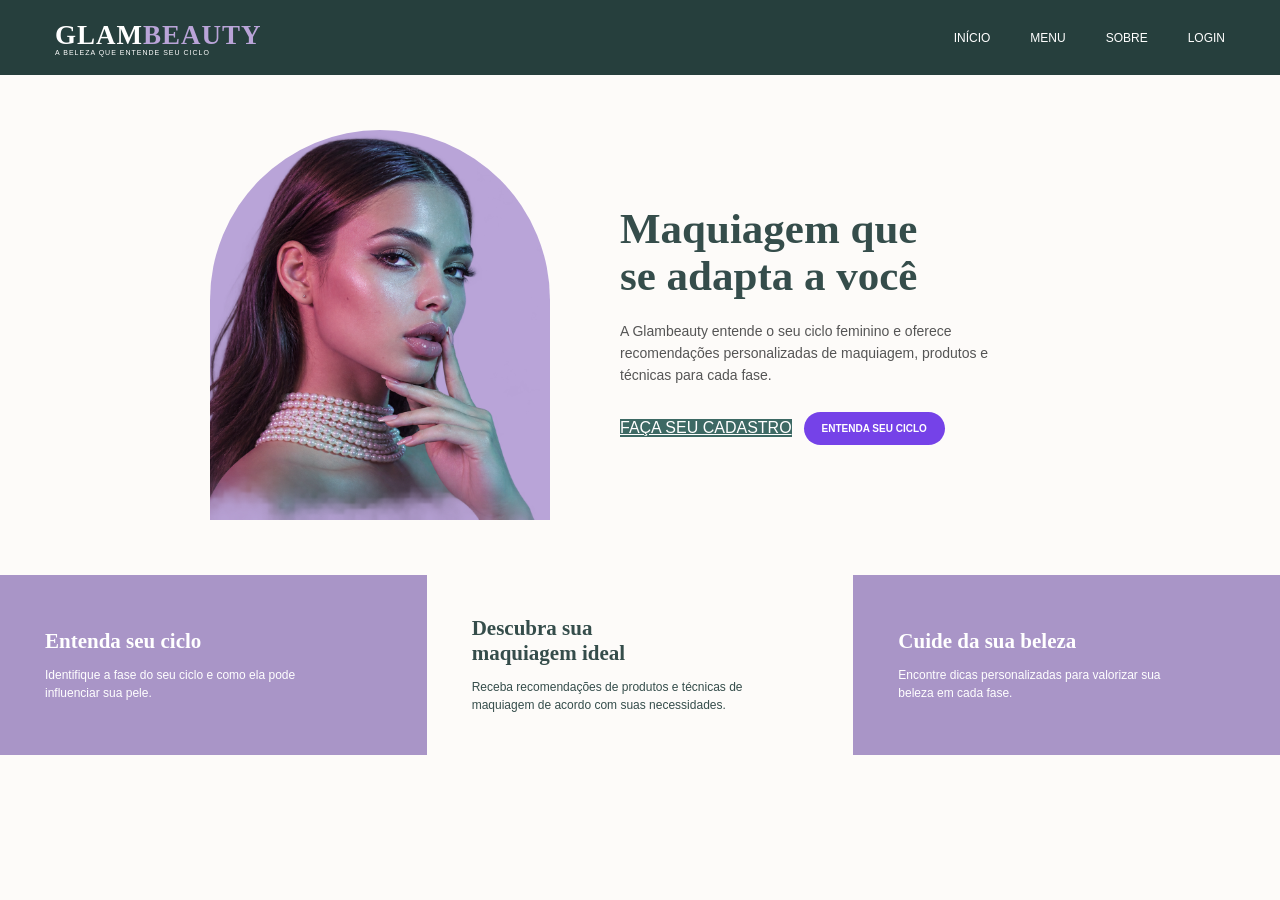
<file: index.html>
<!DOCTYPE html>
<html lang="pt-br">

<head>

    <meta charset="UTF-8">

    <meta name="viewport" content="width=device-width, initial-scale=1.0">

    <title>GlamBeauty</title>

    <link rel="stylesheet" href="../css/index.css">

</head>

<body>


    <nav>

        <div class="logo">

            <h1>GLAM<span>BEAUTY</span></h1>

            <p>A BELEZA QUE ENTENDE SEU CICLO</p>

        </div>


        <div class="links">

            <a href="index.html">INÍCIO</a>

            <a href="menu.html">MENU</a>

            <a href="sobre.html">SOBRE</a>

            <a href="login.html">LOGIN</a>

        </div>

    </nav>



    <section class="inicio">

        <div class="imagem">

            <img src="../img/foto-modelo-glambeauty.png" alt="Mulher usando maquiagem">

        </div>


        <div class="texto">

            <h2>
                Maquiagem que
                <br>
                se adapta a você
            </h2>

            <p>
                A Glambeauty entende o seu ciclo feminino
                e oferece recomendações personalizadas
                de maquiagem, produtos e técnicas para
                cada fase.
            </p>


<div class="botoes">

    <a href="cadastro.html" class="botao-principal">
        FAÇA SEU CADASTRO
    </a>

    <a href="entenda.html" class="botao-ciclo">
        ENTENDA SEU CICLO
    </a>

</div>
        </div>

    </section>



    <section class="cards">


        <div class="card roxo">

            <h2>Entenda seu ciclo</h2>

            <p>
                Identifique a fase do seu ciclo e como ela
                pode influenciar sua pele.
            </p>

        </div>


        <div class="card branco">

            <h2>
                Descubra sua
                <br>
                maquiagem ideal
            </h2>

            <p>
                Receba recomendações de produtos e técnicas
                de maquiagem de acordo com suas necessidades.
            </p>

        </div>


        <div class="card roxo">

            <h2>Cuide da sua beleza</h2>

            <p>
                Encontre dicas personalizadas para valorizar
                sua beleza em cada fase.
            </p>

        </div>


    </section>


</body>

</html>
</file>
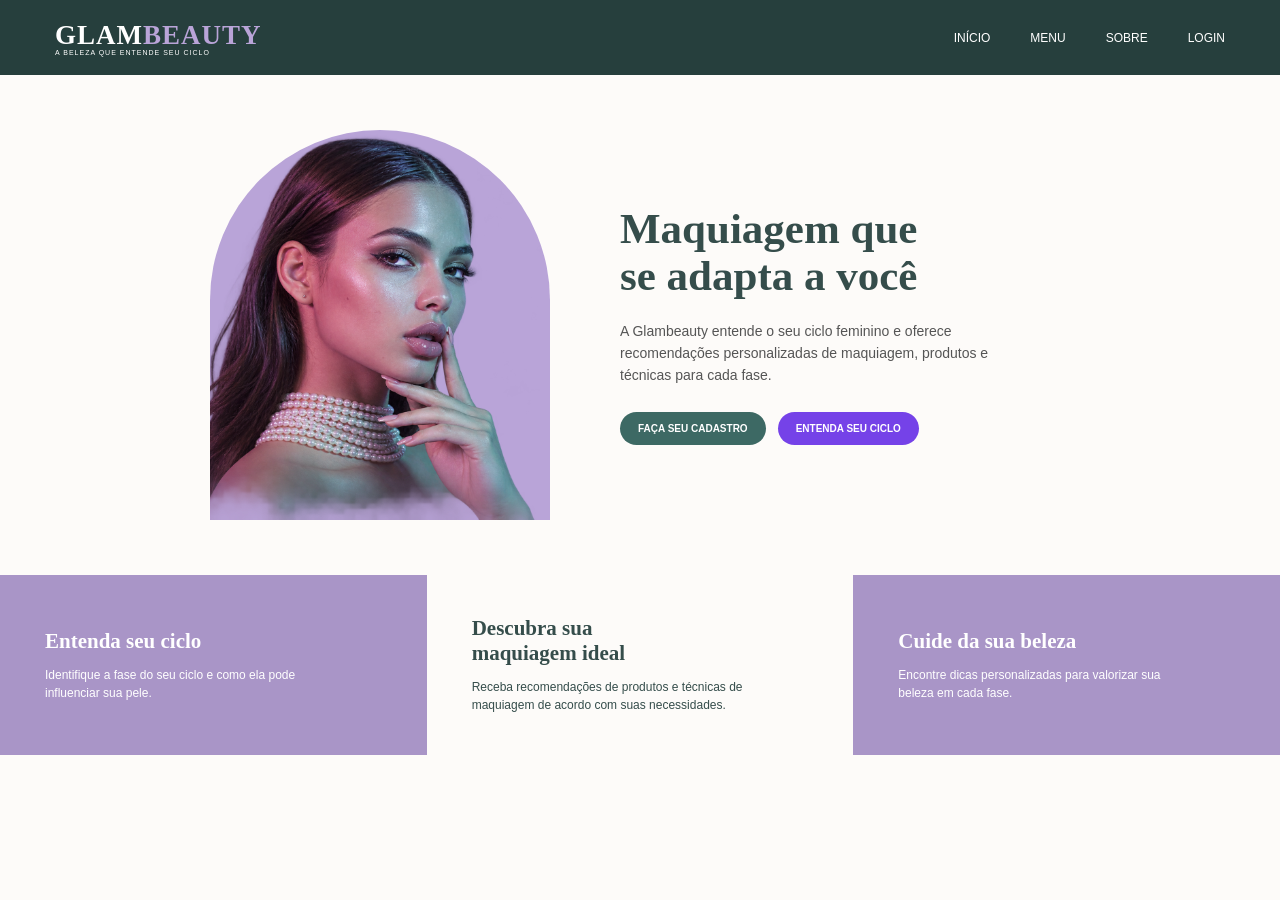
<file: html/index.html>
<!DOCTYPE html>
<html lang="pt-br">

<head>

    <meta charset="UTF-8">

    <meta name="viewport" content="width=device-width, initial-scale=1.0">

    <title>GlamBeauty</title>

    <link rel="stylesheet" href="../css/index.css">

</head>

<body>


    <nav>

        <div class="logo">

            <h1>GLAM<span>BEAUTY</span></h1>

            <p>A BELEZA QUE ENTENDE SEU CICLO</p>

        </div>


        <div class="links">

            <a href="index.html">INÍCIO</a>

            <a href="menu.html">MENU</a>

            <a href="sobre.html">SOBRE</a>

            <a href="login.html">LOGIN</a>

        </div>

    </nav>



    <section class="inicio">

        <div class="imagem">

            <img src="../img/foto-modelo-glambeauty.png" alt="Mulher usando maquiagem">

        </div>


        <div class="texto">

            <h2>
                Maquiagem que
                <br>
                se adapta a você
            </h2>

            <p>
                A Glambeauty entende o seu ciclo feminino
                e oferece recomendações personalizadas
                de maquiagem, produtos e técnicas para
                cada fase.
            </p>


            <div class="botoes">

                <button class="botao-principal">
                    FAÇA SEU CADASTRO
                </button>

               <a href="entenda.html" class="botao-ciclo">ENTENDA SEU CICLO</a>

            </div>

        </div>

    </section>



    <section class="cards">


        <div class="card roxo">

            <h2>Entenda seu ciclo</h2>

            <p>
                Identifique a fase do seu ciclo e como ela
                pode influenciar sua pele.
            </p>

        </div>


        <div class="card branco">

            <h2>
                Descubra sua
                <br>
                maquiagem ideal
            </h2>

            <p>
                Receba recomendações de produtos e técnicas
                de maquiagem de acordo com suas necessidades.
            </p>

        </div>


        <div class="card roxo">

            <h2>Cuide da sua beleza</h2>

            <p>
                Encontre dicas personalizadas para valorizar
                sua beleza em cada fase.
            </p>

        </div>


    </section>


</body>

</html>
</file>
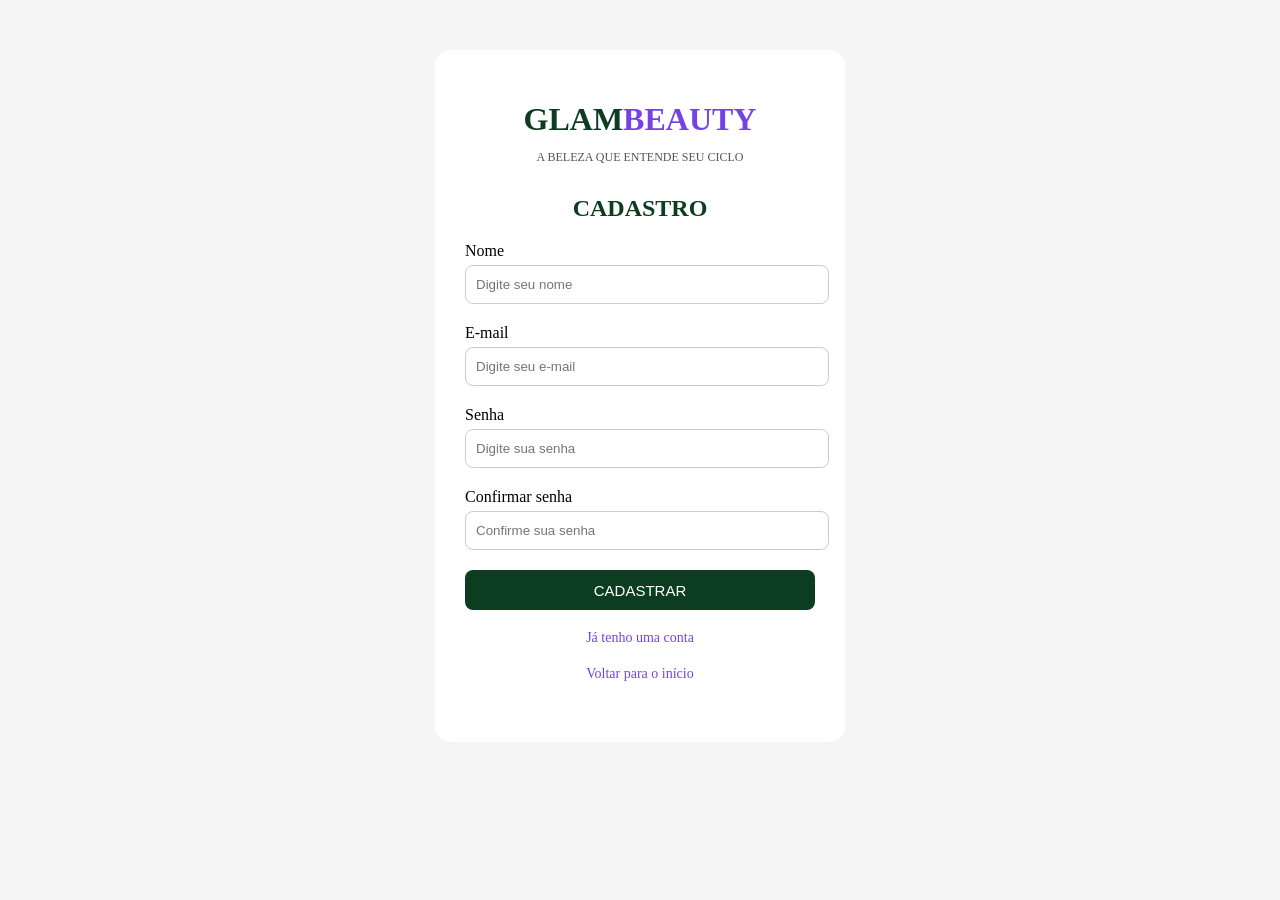
<file: cadastro.html>
<!DOCTYPE html>
<html lang="pt-br">

<head>
    <meta charset="UTF-8">
    <meta name="viewport" content="width=device-width, initial-scale=1.0">
    <title>Cadastro - GlamBeauty</title>
    <link rel="stylesheet" href="../css/cadastro.css">
</head>

<body>

    <div class="login">

        <h1>GLAM<span>BEAUTY</span></h1>

        <p>A BELEZA QUE ENTENDE SEU CICLO</p>

        <h2>CADASTRO</h2>

        <form id="formCadastro">

            <label for="nome">Nome</label>
            <input type="text" id="nome" placeholder="Digite seu nome" required>

            <label for="email">E-mail</label>
            <input type="email" id="email" placeholder="Digite seu e-mail" required>

            <label for="senha">Senha</label>
            <input type="password" id="senha" placeholder="Digite sua senha" required>

            <label for="confirmarSenha">Confirmar senha</label>
            <input type="password" id="confirmarSenha" placeholder="Confirme sua senha" required>

            <button type="submit">CADASTRAR</button>

        </form>

        <a href="login.html">Já tenho uma conta</a>

        <a href="index.html">Voltar para o início</a>

        <p id="mensagem"></p>

    </div>

    <script>
        document.getElementById("formCadastro").addEventListener("submit", function(event) {

            event.preventDefault();

            var senha = document.getElementById("senha").value;
            var confirmarSenha = document.getElementById("confirmarSenha").value;
            var mensagem = document.getElementById("mensagem");

            if (senha !== confirmarSenha) {
                mensagem.textContent = "As senhas não são iguais.";
                return;
            }

            mensagem.textContent = "Cadastro preenchido com sucesso!";

        });
    </script>

</body>

</html>
</file>
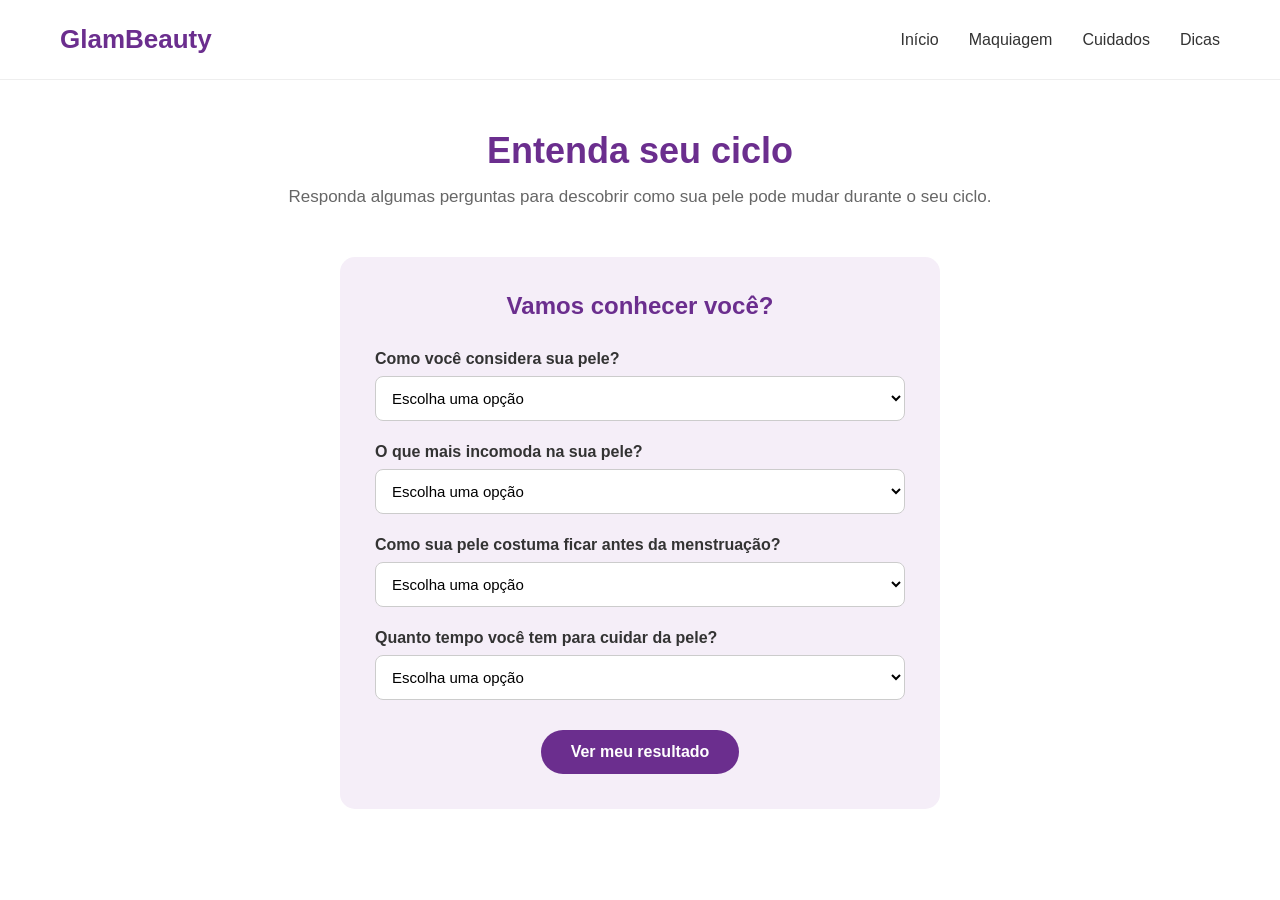
<file: entenda.html>
<!DOCTYPE html>
<html lang="pt-br">

<head>
    <meta charset="UTF-8">
    <meta name="viewport" content="width=device-width, initial-scale=1.0">

    <title>GlamBeauty - Entenda seu ciclo</title>

    <link rel="stylesheet" href="../css/entenda.css">
</head>

<body>

    <header>

        <div class="logo">
            GlamBeauty
        </div>

        <nav>
            <a href="index.html">Início</a>
            <a href="maquiagem.html">Maquiagem</a>
            <a href="cuidados.html">Cuidados</a>
            <a href="dicas.html">Dicas</a>
        </nav>

    </header>


    <main>

        <section class="introducao">

            <h1>Entenda seu ciclo</h1>

            <p>
                Responda algumas perguntas para descobrir como
                sua pele pode mudar durante o seu ciclo.
            </p>

        </section>


        <section class="questionario">

            <h2>Vamos conhecer você?</h2>

            <div class="pergunta">

                <label>Como você considera sua pele?</label>

              <select id="pele">
    <option>Escolha uma opção</option>
    <option>Oleosa</option>
    <option>Seca</option>
    <option>Mista</option>
    <option>Normal</option>
</select>

            </div>


            <div class="pergunta">

                <label>O que mais incomoda na sua pele?</label>

                <select id="incomodo">
    <option>Escolha uma opção</option>
    <option>Oleosidade</option>
    <option>Espinhas</option>
    <option>Ressecamento</option>
    <option>Poros</option>
    <option>Nada específico</option>
</select>

            </div>


            <div class="pergunta">

                <label>Como sua pele costuma ficar antes da menstruação?</label>

               <select id="ciclo">
    <option>Escolha uma opção</option>
    <option>Mais oleosa</option>
    <option>Mais seca</option>
    <option>Aparecem espinhas</option>
    <option>Não percebo mudanças</option>
</select>

            </div>


            <div class="pergunta">

                <label>Quanto tempo você tem para cuidar da pele?</label>

                <select id="tempo">
    <option>Escolha uma opção</option>
    <option>5 minutos</option>
    <option>10 minutos</option>
    <option>15 minutos</option>
    <option>Mais de 15 minutos</option>
</select>

            </div>


            <button onclick="mostrarResultado()">Ver meu resultado</button>
<div id="resultado" class="resultado"></div>
        </section>

    </main>
<script src="../js/entenda.js"></script>
</body>

</html>
</file>
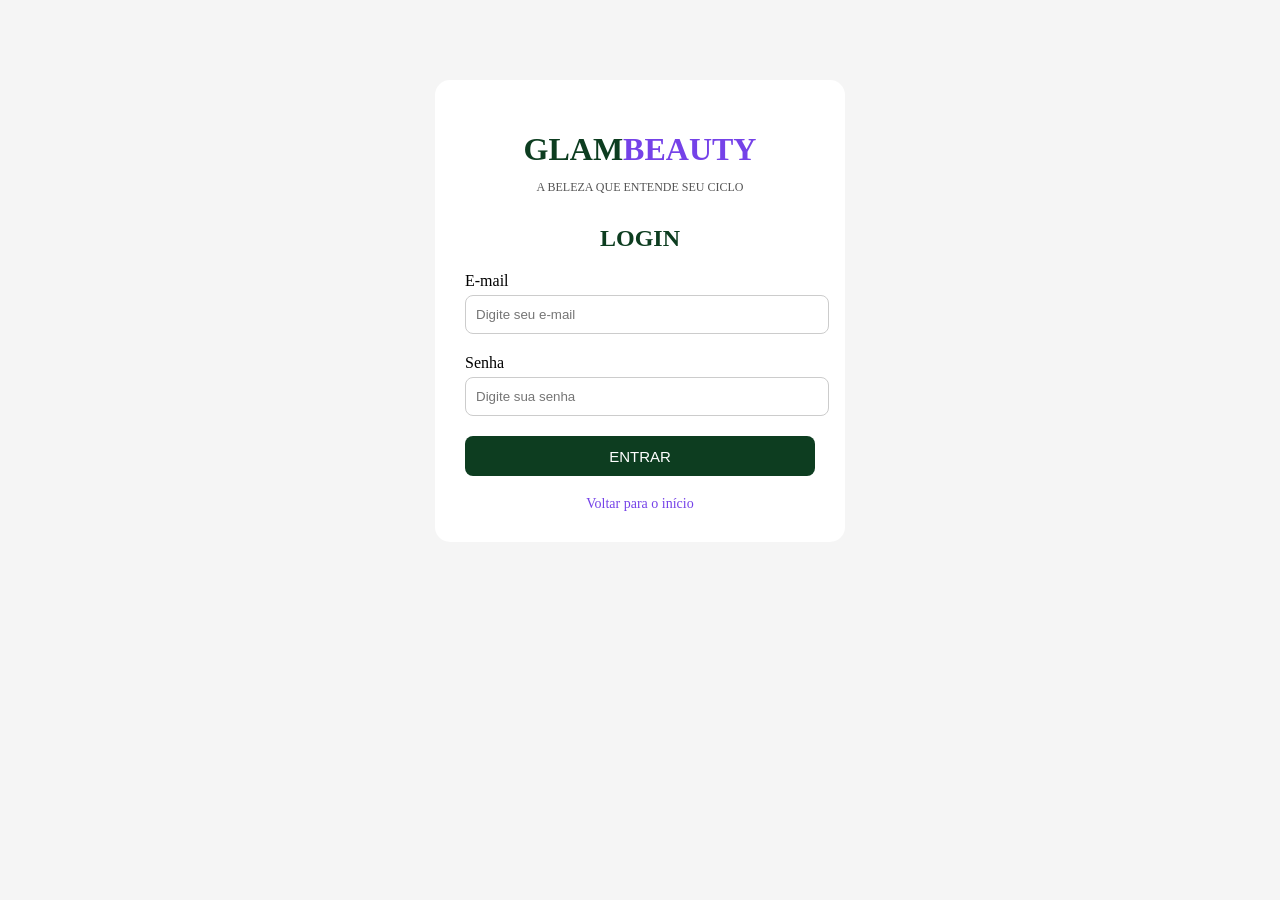
<file: login.html>
<!DOCTYPE html>
<html lang="pt-br">

<head>

    <meta charset="UTF-8">

    <title>Login - GlamBeauty</title>

    <link rel="stylesheet" href="../css/login.css">

</head>

<body>

    <div class="login">

        <h1>GLAM<span>BEAUTY</span></h1>

        <p>A BELEZA QUE ENTENDE SEU CICLO</p>

        <h2>LOGIN</h2>


        <label>E-mail</label>

        <input
            type="email"
            placeholder="Digite seu e-mail"
        >


        <label>Senha</label>

        <input
            type="password"
            placeholder="Digite sua senha"
        >


        <button>ENTRAR</button>


        <a href="index.html">
            Voltar para o início
        </a>

    </div>

</body>

</html>
</file>
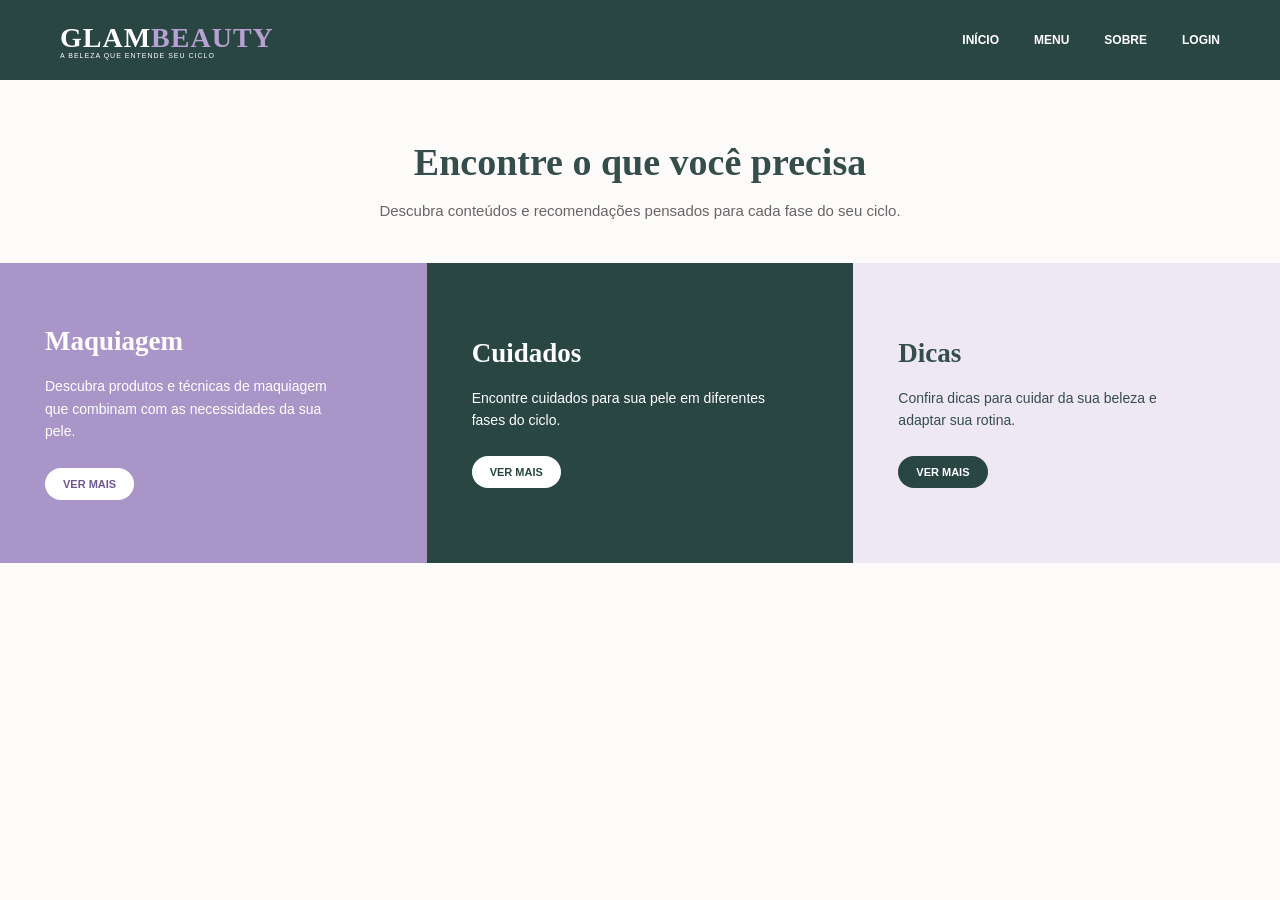
<file: menu.html>
<!DOCTYPE html>
<html lang="pt-br">

<head>

    <meta charset="UTF-8">

    <meta name="viewport" content="width=device-width, initial-scale=1.0">

    <title>Menu - GlamBeauty</title>

    <link rel="stylesheet" href="../css/menu.css">

</head>

<body>


    <nav>

        <div class="logo">

            <h1>GLAM<span>BEAUTY</span></h1>

            <p>A BELEZA QUE ENTENDE SEU CICLO</p>

        </div>


        <div class="links">

            <a href="index.html">INÍCIO</a>

            <a href="menu.html">MENU</a>

            <a href="sobre.html">SOBRE</a>

            <a href="login.html">LOGIN</a>

        </div>

    </nav>



    <section class="titulo">

        <h2>Encontre o que você precisa</h2>

        <p>
            Descubra conteúdos e recomendações
            pensados para cada fase do seu ciclo.
        </p>

    </section>



    <section class="opcoes">

        <div class="opcao roxo">

            <h2>Maquiagem</h2>

            <p>
                Descubra produtos e técnicas de maquiagem
                que combinam com as necessidades da sua pele.
            </p>

            <a href="#">VER MAIS</a>

        </div>


        <div class="opcao verde">

            <h2>Cuidados</h2>

            <p>
                Encontre cuidados para sua pele
                em diferentes fases do ciclo.
            </p>

            <a href="#">VER MAIS</a>

        </div>


        <div class="opcao claro">

            <h2>Dicas</h2>

            <p>
                Confira dicas para cuidar da sua beleza
                e adaptar sua rotina.
            </p>

            <a href="#">VER MAIS</a>

        </div>

    </section>


</body>

</html>
</file>
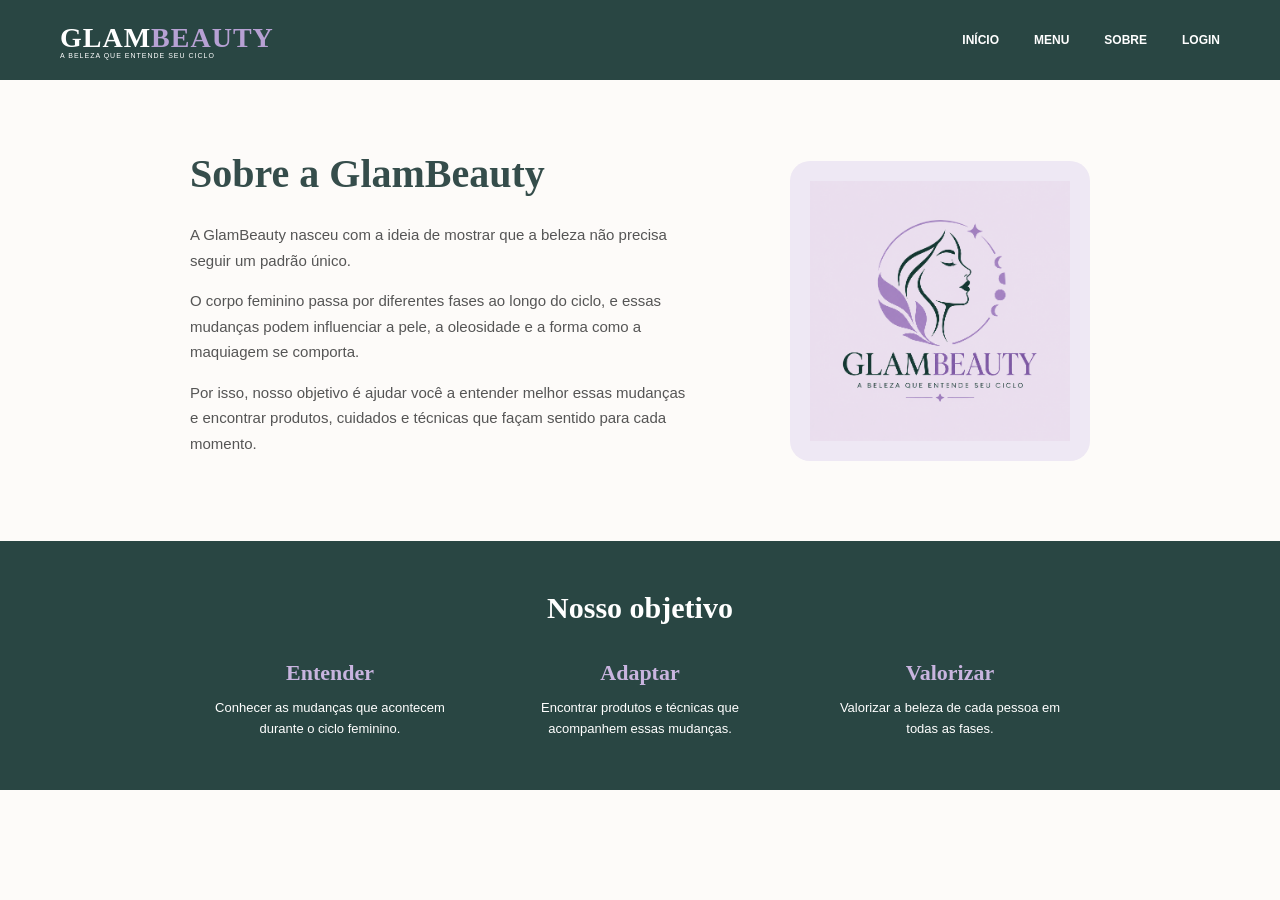
<file: sobre.html>
<!DOCTYPE html>
<html lang="pt-br">

<head>

    <meta charset="UTF-8">

    <meta name="viewport" content="width=device-width, initial-scale=1.0">

    <title>Sobre - GlamBeauty</title>

    <link rel="stylesheet" href="../css/sobre.css">

</head>

<body>


    <nav>

        <div class="logo">

            <h1>GLAM<span>BEAUTY</span></h1>

            <p>A BELEZA QUE ENTENDE SEU CICLO</p>

        </div>


        <div class="links">

            <a href="index.html">INÍCIO</a>

            <a href="menu.html">MENU</a>

            <a href="sobre.html">SOBRE</a>

            <a href="login.html">LOGIN</a>

        </div>

    </nav>



    <section class="sobre">

        <div class="texto">

            <h2>Sobre a GlamBeauty</h2>

            <p>
                A GlamBeauty nasceu com a ideia de mostrar que a beleza
                não precisa seguir um padrão único.
            </p>

            <p>
                O corpo feminino passa por diferentes fases ao longo
                do ciclo, e essas mudanças podem influenciar a pele,
                a oleosidade e a forma como a maquiagem se comporta.
            </p>

            <p>
                Por isso, nosso objetivo é ajudar você a entender
                melhor essas mudanças e encontrar produtos, cuidados
                e técnicas que façam sentido para cada momento.
            </p>

        </div>


       <div class="destaque">

    <img src="../img/logo-glambeauty.png" alt="Logo GlamBeauty">

</div>

    </section>



    <section class="objetivo">

        <h2>Nosso objetivo</h2>

        <div class="objetivos">

            <div>
                <h3>Entender</h3>

                <p>
                    Conhecer as mudanças que acontecem
                    durante o ciclo feminino.
                </p>
            </div>


            <div>
                <h3>Adaptar</h3>

                <p>
                    Encontrar produtos e técnicas que
                    acompanhem essas mudanças.
                </p>
            </div>


            <div>
                <h3>Valorizar</h3>

                <p>
                    Valorizar a beleza de cada pessoa
                    em todas as fases.
                </p>
            </div>

        </div>

    </section>


</body>

</html>
</file>
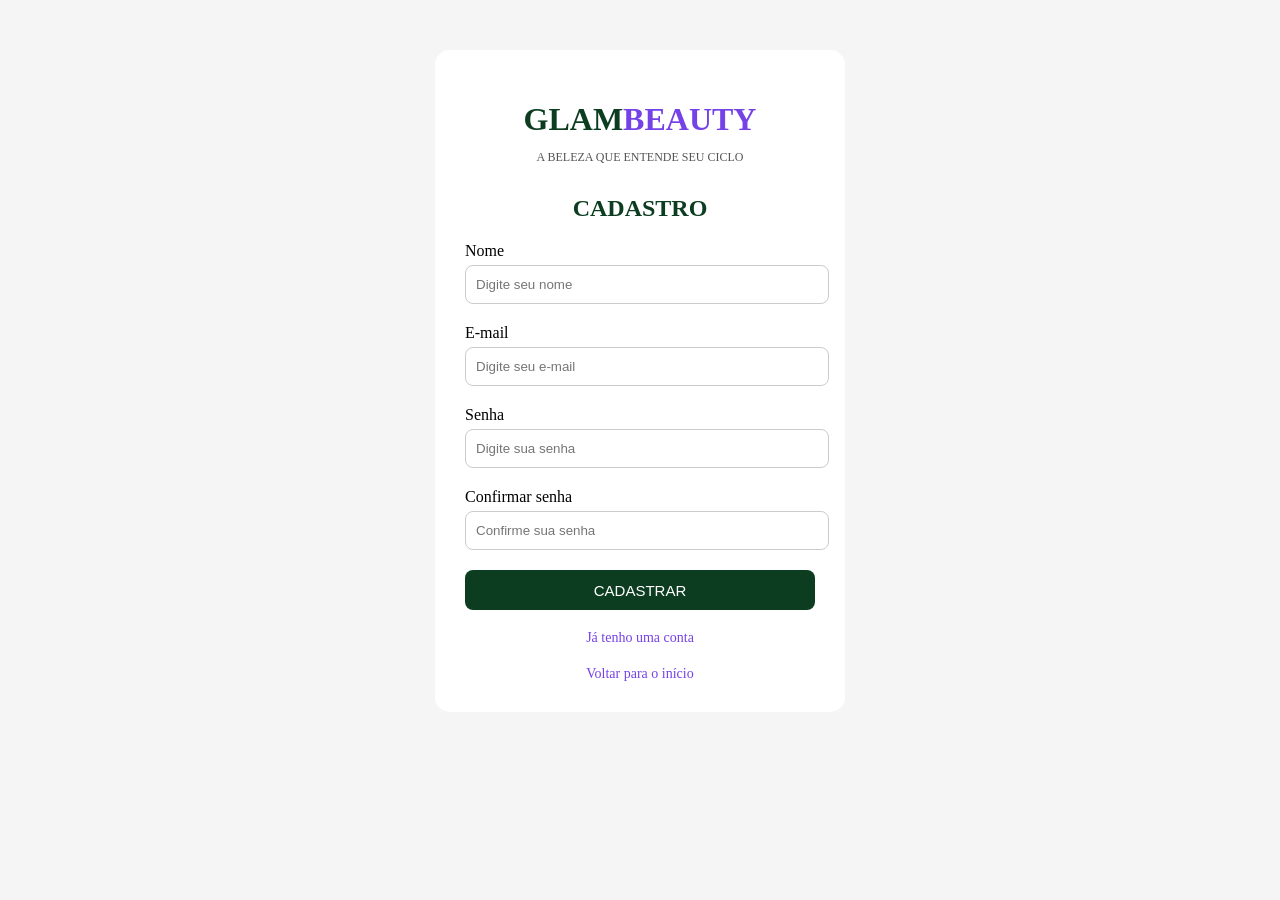
<file: html/cadastro.html>
<!DOCTYPE html>
<html lang="pt-br">

<head>

    <meta charset="UTF-8">

    <title>Cadastro - GlamBeauty</title>

    <link rel="stylesheet" href="../css/cadastro.css">

</head>

<body>

    <div class="login">

        <h1>GLAM<span>BEAUTY</span></h1>

        <p>A BELEZA QUE ENTENDE SEU CICLO</p>

        <h2>CADASTRO</h2>


        <label>Nome</label>

        <input
            type="text"
            placeholder="Digite seu nome"
        >


        <label>E-mail</label>

        <input
            type="email"
            placeholder="Digite seu e-mail"
        >


        <label>Senha</label>

        <input
            type="password"
            placeholder="Digite sua senha"
        >


        <label>Confirmar senha</label>

        <input
            type="password"
            placeholder="Confirme sua senha"
        >


        <button>CADASTRAR</button>


        <a href="login.html">
            Já tenho uma conta
        </a>


        <a href="index.html">
            Voltar para o início
        </a>

    </div>

</body>

</html>
</file>
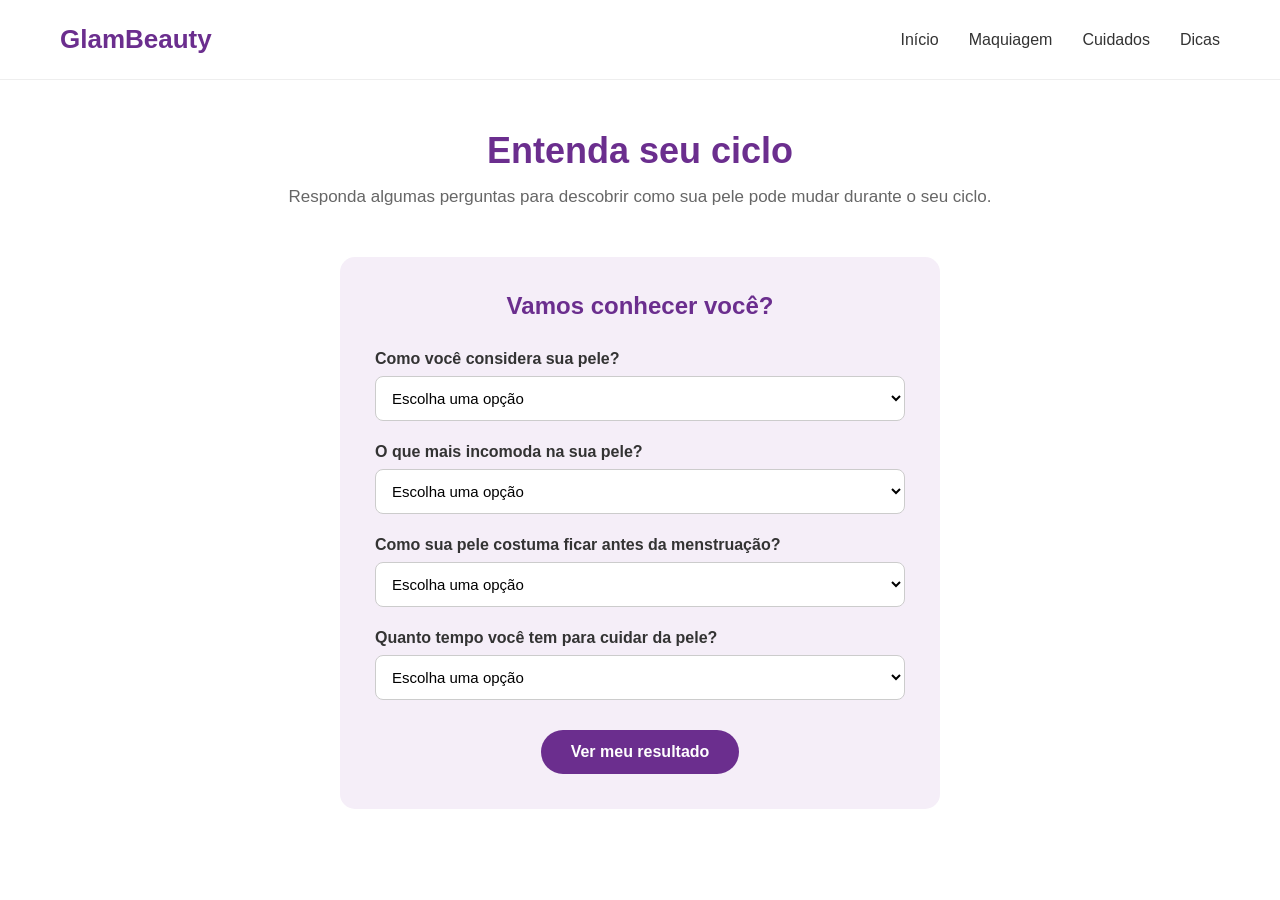
<file: html/entenda.html>
<!DOCTYPE html>
<html lang="pt-br">

<head>
    <meta charset="UTF-8">
    <meta name="viewport" content="width=device-width, initial-scale=1.0">

    <title>GlamBeauty - Entenda seu ciclo</title>

    <link rel="stylesheet" href="../css/entenda.css">
</head>

<body>

    <header>

        <div class="logo">
            GlamBeauty
        </div>

        <nav>
            <a href="index.html">Início</a>
            <a href="maquiagem.html">Maquiagem</a>
            <a href="cuidados.html">Cuidados</a>
            <a href="dicas.html">Dicas</a>
        </nav>

    </header>


    <main>

        <section class="introducao">

            <h1>Entenda seu ciclo</h1>

            <p>
                Responda algumas perguntas para descobrir como
                sua pele pode mudar durante o seu ciclo.
            </p>

        </section>


        <section class="questionario">

            <h2>Vamos conhecer você?</h2>

            <div class="pergunta">

                <label>Como você considera sua pele?</label>

                <select>
                    <option>Escolha uma opção</option>
                    <option>Oleosa</option>
                    <option>Seca</option>
                    <option>Mista</option>
                    <option>Normal</option>
                </select>

            </div>


            <div class="pergunta">

                <label>O que mais incomoda na sua pele?</label>

                <select>
                    <option>Escolha uma opção</option>
                    <option>Oleosidade</option>
                    <option>Espinhas</option>
                    <option>Ressecamento</option>
                    <option>Poros</option>
                    <option>Nada específico</option>
                </select>

            </div>


            <div class="pergunta">

                <label>Como sua pele costuma ficar antes da menstruação?</label>

                <select>
                    <option>Escolha uma opção</option>
                    <option>Mais oleosa</option>
                    <option>Mais seca</option>
                    <option>Aparecem espinhas</option>
                    <option>Não percebo mudanças</option>
                </select>

            </div>


            <div class="pergunta">

                <label>Quanto tempo você tem para cuidar da pele?</label>

                <select>
                    <option>Escolha uma opção</option>
                    <option>5 minutos</option>
                    <option>10 minutos</option>
                    <option>15 minutos</option>
                    <option>Mais de 15 minutos</option>
                </select>

            </div>


            <button onclick="mostrarResultado()">Ver meu resultado</button>
<div id="resultado" class="resultado"></div>
        </section>

    </main>
<script src="../js/entenda.js"></script>
</body>

</html>
</file>
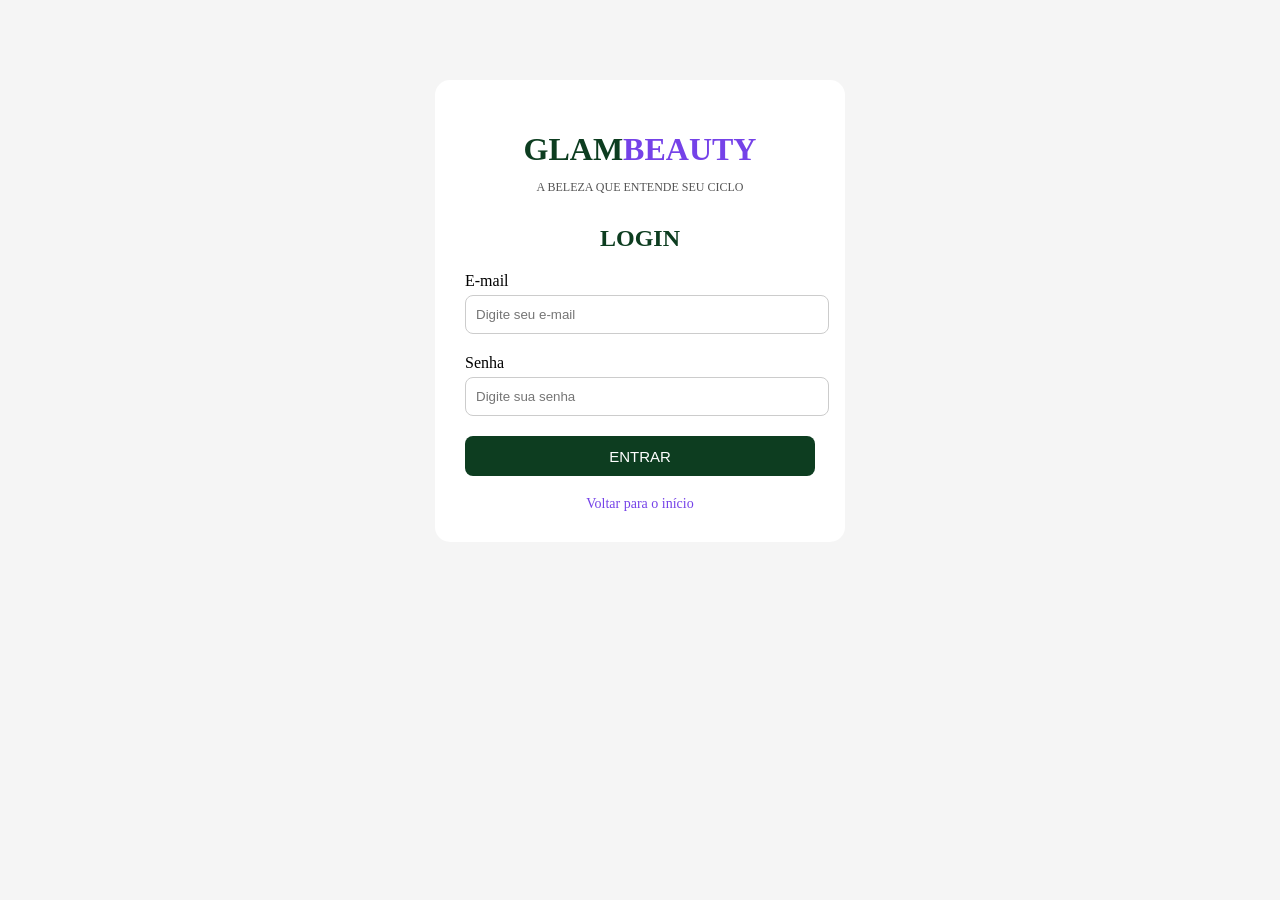
<file: html/login.html>
<!DOCTYPE html>
<html lang="pt-br">

<head>

    <meta charset="UTF-8">

    <title>Login - GlamBeauty</title>

    <link rel="stylesheet" href="../css/login.css">

</head>

<body>

    <div class="login">

        <h1>GLAM<span>BEAUTY</span></h1>

        <p>A BELEZA QUE ENTENDE SEU CICLO</p>

        <h2>LOGIN</h2>


        <label>E-mail</label>

        <input
            type="email"
            placeholder="Digite seu e-mail"
        >


        <label>Senha</label>

        <input
            type="password"
            placeholder="Digite sua senha"
        >


        <button>ENTRAR</button>


        <a href="index.html">
            Voltar para o início
        </a>

    </div>

</body>

</html>
</file>
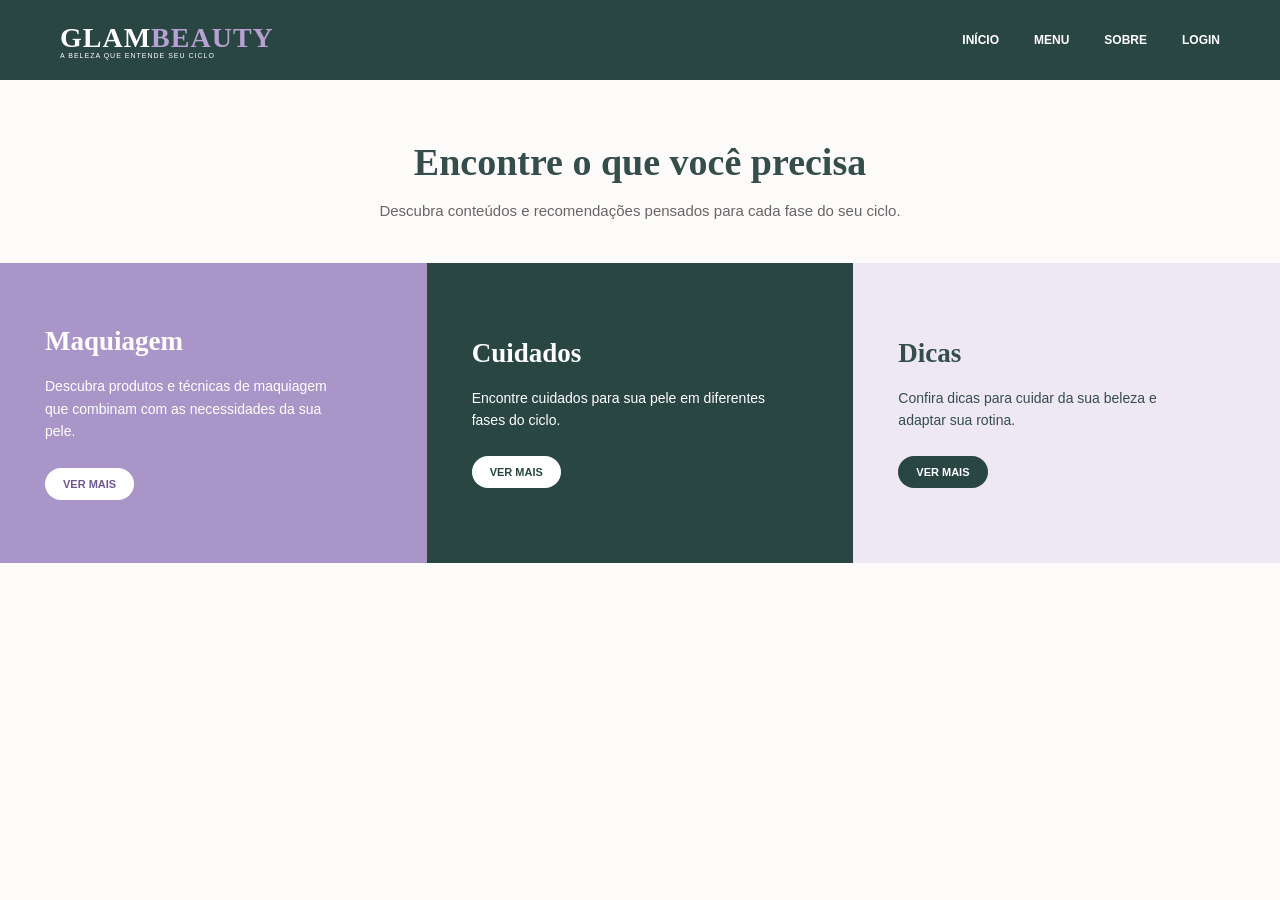
<file: html/menu.html>
<!DOCTYPE html>
<html lang="pt-br">

<head>

    <meta charset="UTF-8">

    <meta name="viewport" content="width=device-width, initial-scale=1.0">

    <title>Menu - GlamBeauty</title>

    <link rel="stylesheet" href="../css/menu.css">

</head>

<body>


    <nav>

        <div class="logo">

            <h1>GLAM<span>BEAUTY</span></h1>

            <p>A BELEZA QUE ENTENDE SEU CICLO</p>

        </div>


        <div class="links">

            <a href="index.html">INÍCIO</a>

            <a href="menu.html">MENU</a>

            <a href="sobre.html">SOBRE</a>

            <a href="login.html">LOGIN</a>

        </div>

    </nav>



    <section class="titulo">

        <h2>Encontre o que você precisa</h2>

        <p>
            Descubra conteúdos e recomendações
            pensados para cada fase do seu ciclo.
        </p>

    </section>



    <section class="opcoes">

        <div class="opcao roxo">

            <h2>Maquiagem</h2>

            <p>
                Descubra produtos e técnicas de maquiagem
                que combinam com as necessidades da sua pele.
            </p>

            <a href="#">VER MAIS</a>

        </div>


        <div class="opcao verde">

            <h2>Cuidados</h2>

            <p>
                Encontre cuidados para sua pele
                em diferentes fases do ciclo.
            </p>

            <a href="#">VER MAIS</a>

        </div>


        <div class="opcao claro">

            <h2>Dicas</h2>

            <p>
                Confira dicas para cuidar da sua beleza
                e adaptar sua rotina.
            </p>

            <a href="#">VER MAIS</a>

        </div>

    </section>


</body>

</html>
</file>
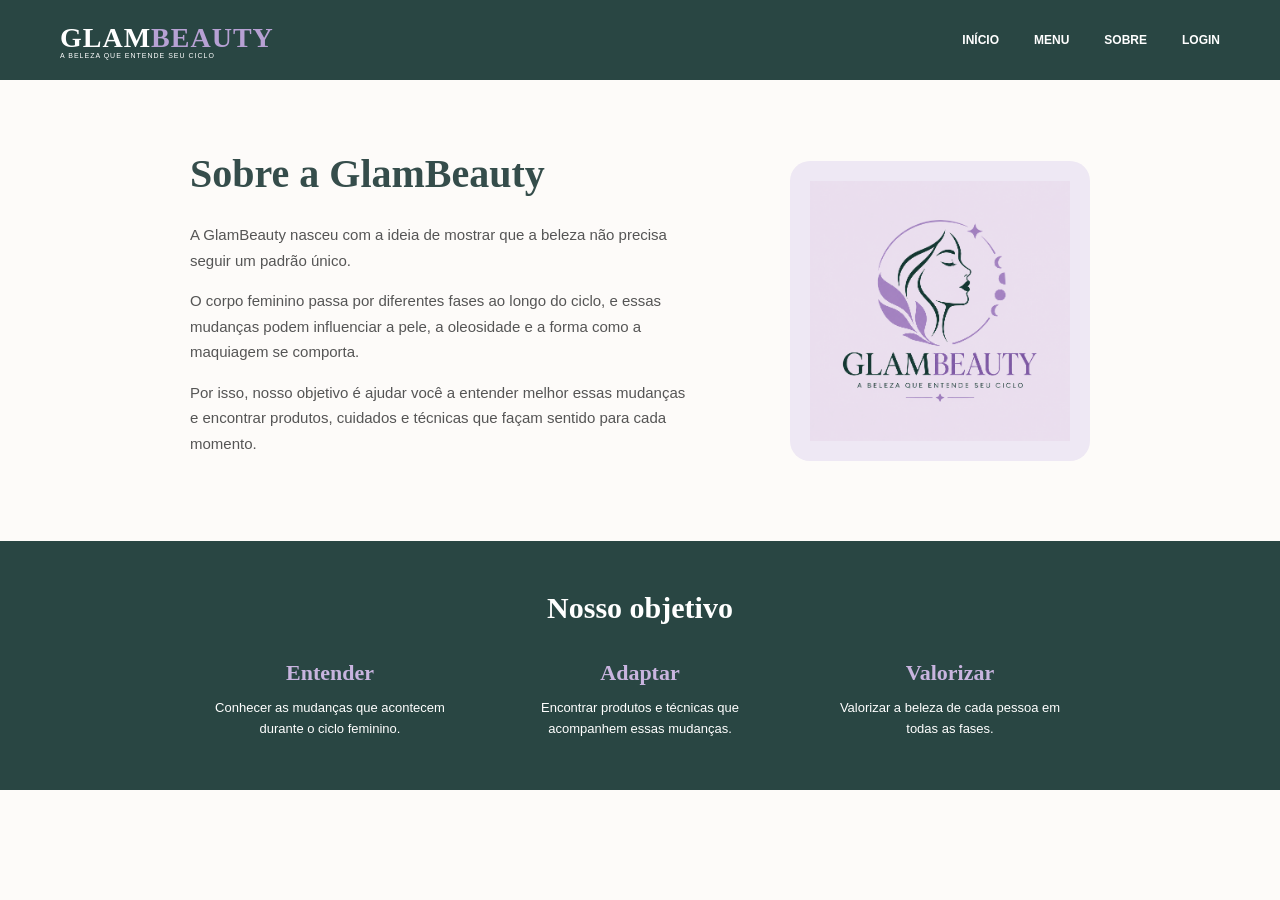
<file: html/sobre.html>
<!DOCTYPE html>
<html lang="pt-br">

<head>

    <meta charset="UTF-8">

    <meta name="viewport" content="width=device-width, initial-scale=1.0">

    <title>Sobre - GlamBeauty</title>

    <link rel="stylesheet" href="../css/sobre.css">

</head>

<body>


    <nav>

        <div class="logo">

            <h1>GLAM<span>BEAUTY</span></h1>

            <p>A BELEZA QUE ENTENDE SEU CICLO</p>

        </div>


        <div class="links">

            <a href="index.html">INÍCIO</a>

            <a href="menu.html">MENU</a>

            <a href="sobre.html">SOBRE</a>

            <a href="login.html">LOGIN</a>

        </div>

    </nav>



    <section class="sobre">

        <div class="texto">

            <h2>Sobre a GlamBeauty</h2>

            <p>
                A GlamBeauty nasceu com a ideia de mostrar que a beleza
                não precisa seguir um padrão único.
            </p>

            <p>
                O corpo feminino passa por diferentes fases ao longo
                do ciclo, e essas mudanças podem influenciar a pele,
                a oleosidade e a forma como a maquiagem se comporta.
            </p>

            <p>
                Por isso, nosso objetivo é ajudar você a entender
                melhor essas mudanças e encontrar produtos, cuidados
                e técnicas que façam sentido para cada momento.
            </p>

        </div>


       <div class="destaque">

    <img src="../img/logo-glambeauty.png" alt="Logo GlamBeauty">

</div>

    </section>



    <section class="objetivo">

        <h2>Nosso objetivo</h2>

        <div class="objetivos">

            <div>
                <h3>Entender</h3>

                <p>
                    Conhecer as mudanças que acontecem
                    durante o ciclo feminino.
                </p>
            </div>


            <div>
                <h3>Adaptar</h3>

                <p>
                    Encontrar produtos e técnicas que
                    acompanhem essas mudanças.
                </p>
            </div>


            <div>
                <h3>Valorizar</h3>

                <p>
                    Valorizar a beleza de cada pessoa
                    em todas as fases.
                </p>
            </div>

        </div>

    </section>


</body>

</html>
</file>
<file: css/index.css>
* {
    margin: 0;
    padding: 0;
    box-sizing: border-box;
}


body {
    font-family: Arial, Helvetica, sans-serif;
    background-color: #fdfbf9;
    color: #333;
}



/* NAVBAR */

nav {
    width: 100%;
    height: 75px;

    background-color: #263f3d;

    display: flex;
    align-items: center;

    padding: 0 55px;
}


.logo {
    color: white;
}


.logo h1 {
    font-family: Georgia, serif;
    font-size: 27px;
    letter-spacing: 1px;
}


.logo h1 span {
    color: #b9a4d8;
}


.logo p {
    font-size: 7px;
    letter-spacing: 1px;
    margin-top: -2px;
}


.links {
    margin-left: auto;

    display: flex;
    gap: 40px;
}


.links a {
    text-decoration: none;

    color: white;

    font-size: 12px;

    transition: 0.3s;
}


.links a:hover {
    color: #b9a4d8;
}



/* PARTE INICIAL */

.inicio {
    min-height: 500px;

    display: flex;
    align-items: center;

    justify-content: center;

    gap: 70px;

    padding: 45px 8%;
}



/* IMAGEM */

.imagem {
    width: 340px;
    height: 390px;

    overflow: hidden;

    border-radius: 170px 170px 0 0;

    background-color: #b9a4d8;
}


.imagem img {
    width: 100%;
    height: 100%;

    object-fit: cover;
}



/* TEXTO */

.texto {
    width: 450px;
}


.texto h2 {
    font-family: Georgia, serif;

    font-size: 43px;

    line-height: 1.1;

    color: #354d4b;

    margin-bottom: 20px;
}


.texto p {
    font-size: 14px;

    line-height: 1.6;

    color: #555;

    max-width: 390px;

    margin-bottom: 25px;
}



/* BOTÕES */

.botoes {
    display: flex;

    gap: 12px;

    align-items: center;
}


.texto button {
    padding: 11px 18px;

    border-radius: 20px;

    font-size: 10px;

    font-weight: bold;

    cursor: pointer;
}



/* BOTÃO CADASTRO */

.botao-principal {
    border: none;

    background-color: #3d6964;

    color: white;
}


.botao-principal:hover {
    background-color: #294b48;
}



/* BOTÃO ENTENDA SEU CICLO */

.botao-ciclo {
    display: inline-block;

    background-color: #7542e8;

    color: white;

    text-decoration: none;

    padding: 11px 18px;

    border-radius: 20px;

    font-size: 10px;

    font-weight: bold;

    cursor: pointer;
}


.botao-ciclo:hover {
    background-color: #3d6964;
}



/* CARDS */

.cards {
    width: 100%;

    display: flex;

    min-height: 180px;
}


.card {
    flex: 1;

    padding: 35px 45px;

    display: flex;

    flex-direction: column;

    justify-content: center;
}


.card.roxo {
    background-color: #a995c7;

    color: white;
}


.card.branco {
    background-color: #fdfbf9;

    color: #354d4b;
}


.card h2 {
    font-family: Georgia, serif;

    font-size: 21px;

    margin-bottom: 12px;
}


.card p {
    font-size: 12px;

    line-height: 1.5;

    max-width: 280px;
}



/* CELULAR / TABLET */

@media (max-width: 900px) {

    nav {
        height: auto;

        padding: 20px;

        flex-direction: column;

        gap: 15px;
    }


    .links {
        margin-left: 0;

        gap: 25px;
    }


    .inicio {
        flex-direction: column;

        padding: 50px 25px;

        text-align: center;
    }


    .imagem {
        width: 300px;

        height: 350px;
    }


    .texto {
        width: 100%;

        max-width: 500px;
    }


    .texto p {
        margin-left: auto;

        margin-right: auto;
    }


    .botoes {
        justify-content: center;
    }


    .cards {
        flex-direction: column;
    }


    .card {
        min-height: 170px;

        align-items: center;

        text-align: center;
    }

}



/* CELULAR PEQUENO */

@media (max-width: 500px) {

    .links {
        gap: 15px;
    }


    .links a {
        font-size: 10px;
    }


    .imagem {
        width: 260px;

        height: 310px;
    }


    .texto h2 {
        font-size: 34px;
    }


    .botao-ciclo {
        padding: 11px 18px;

        font-size: 10px;
    }

}
</file>
<file: css/cadastro.css>
body {

    margin: 0;

    background-color: #f5f5f5;

    font-family: Georgia, "Times New Roman", serif;

}


.login {

    width: 350px;

    margin: 50px auto;

    background-color: white;

    padding: 30px;

    border-radius: 15px;

    text-align: center;

}


.login h1 {

    color: #0d3d20;

    margin-bottom: 5px;

}


.login h1 span {

    color: #7542e8;

}


.login p {

    font-size: 12px;

    color: #555555;

    margin-bottom: 30px;

}


.login h2 {

    color: #0d3d20;

}


.login label {

    display: block;

    text-align: left;

    margin-bottom: 5px;

}


.login input {

    width: 100%;

    height: 35px;

    border: 1px solid #cccccc;

    border-radius: 8px;

    padding-left: 10px;

    margin-bottom: 20px;

}


.login button {

    width: 100%;

    height: 40px;

    background-color: #0d3d20;

    color: white;

    border: none;

    border-radius: 8px;

    font-size: 15px;

}


.login a {

    display: block;

    margin-top: 20px;

    color: #7542e8;

    text-decoration: none;

    font-size: 14px;

}
</file>
<file: css/entenda.css>
* {
    margin: 0;
    padding: 0;
    box-sizing: border-box;
}

body {
    font-family: Arial, sans-serif;
    background-color: #ffffff;
    color: #333;
}


/* NAVBAR */

header {
    height: 80px;
    display: flex;
    align-items: center;
    justify-content: space-between;
    padding: 0 60px;
    border-bottom: 1px solid #eee;
}

.logo {
    font-size: 26px;
    font-weight: bold;
    color: #6b2e8e;
}

nav {
    display: flex;
    gap: 30px;
}

nav a {
    text-decoration: none;
    color: #333;
    font-size: 16px;
}

nav a:hover {
    color: #6b2e8e;
}


/* INTRODUÇÃO */

.introducao {
    text-align: center;
    padding: 50px 20px 30px;
}

.introducao h1 {
    color: #6b2e8e;
    font-size: 36px;
    margin-bottom: 15px;
}

.introducao p {
    font-size: 17px;
    color: #666;
}


/* QUESTIONÁRIO */

.questionario {
    width: 600px;
    max-width: 90%;
    margin: 20px auto 60px;
    padding: 35px;
    background-color: #f5eef8;
    border-radius: 15px;
}

.questionario h2 {
    text-align: center;
    color: #6b2e8e;
    margin-bottom: 30px;
}

.pergunta {
    margin-bottom: 22px;
}

.pergunta label {
    display: block;
    margin-bottom: 8px;
    font-weight: bold;
}

.pergunta select {
    width: 100%;
    padding: 12px;
    border: 1px solid #ccc;
    border-radius: 8px;
    background-color: white;
    font-size: 15px;
}


/* BOTÃO */

.questionario button {
    display: block;
    margin: 30px auto 0;
    padding: 13px 30px;
    border: none;
    border-radius: 25px;
    background-color: #6b2e8e;
    color: white;
    font-size: 16px;
    font-weight: bold;
    cursor: pointer;
}

.questionario button:hover {
    background-color: #4f2169;
}
.resultado {
    margin-top: 30px;
    padding: 25px;
    background-color: #ffffff;
    border-radius: 12px;
    text-align: center;
    display: none;
}

.resultado h3 {
    color: #6b2e8e;
    margin-bottom: 15px;
}

.resultado p {
    margin: 8px 0;
    color: #555;
}
</file>
<file: css/login.css>
body {
    margin: 0;
    background-color: #f5f5f5;
    font-family: Georgia, "Times New Roman", serif;
}


.login {
    width: 350px;
    margin: 80px auto;
    background-color: white;
    padding: 30px;
    border-radius: 15px;
    text-align: center;
}


.login h1 {
    color: #0d3d20;
    margin-bottom: 5px;
}


.login h1 span {
    color: #7542e8;
}


.login p {
    font-size: 12px;
    color: #555555;
    margin-bottom: 30px;
}


.login h2 {
    color: #0d3d20;
}


.login label {
    display: block;
    text-align: left;
    margin-bottom: 5px;
}


.login input {
    width: 100%;
    height: 35px;
    border: 1px solid #cccccc;
    border-radius: 8px;
    padding-left: 10px;
    margin-bottom: 20px;
}


.login button {
    width: 100%;
    height: 40px;
    background-color: #0d3d20;
    color: white;
    border: none;
    border-radius: 8px;
    font-size: 15px;
}


.login a {
    display: block;
    margin-top: 20px;
    color: #7542e8;
    text-decoration: none;
    font-size: 14px;
}
</file>
<file: css/menu.css>
* {
    margin: 0;
    padding: 0;
    box-sizing: border-box;
}


body {
    font-family: Arial, Helvetica, sans-serif;

    background-color: #fdfbf9;

    color: #333;
}


/* NAVBAR */

nav {
    width: 100%;
    height: 80px;

    background-color: #294643;

    display: flex;
    align-items: center;

    padding: 0 60px;
}


.logo {
    color: white;
}


.logo h1 {
    font-family: Georgia, serif;

    font-size: 28px;

    letter-spacing: 1px;
}


.logo h1 span {
    color: #b7a1d4;
}


.logo p {
    font-size: 7px;

    letter-spacing: 1px;

    margin-top: -2px;
}


.links {
    margin-left: auto;

    display: flex;

    gap: 35px;
}


.links a {
    text-decoration: none;

    color: white;

    font-size: 12px;

    font-weight: bold;
}


.links a:hover {
    color: #b7a1d4;
}


/* TÍTULO */

.titulo {
    text-align: center;

    padding: 60px 20px 40px;
}


.titulo h2 {
    font-family: Georgia, serif;

    font-size: 38px;

    color: #354d4b;

    margin-bottom: 15px;
}


.titulo p {
    font-size: 15px;

    color: #666;

    line-height: 1.6;
}


/* OPÇÕES */

.opcoes {
    display: flex;

    width: 100%;

    min-height: 300px;
}


.opcao {
    flex: 1;

    padding: 45px;

    display: flex;

    flex-direction: column;

    justify-content: center;
}


.opcao h2 {
    font-family: Georgia, serif;

    font-size: 27px;

    margin-bottom: 18px;
}


.opcao p {
    max-width: 300px;

    font-size: 14px;

    line-height: 1.6;

    margin-bottom: 25px;
}


.opcao a {
    width: fit-content;

    text-decoration: none;

    font-size: 11px;

    font-weight: bold;

    padding: 10px 18px;

    border-radius: 20px;
}


/* ROXO */

.roxo {
    background-color: #a995c7;

    color: white;
}


.roxo a {
    background-color: white;

    color: #6e5790;
}


/* VERDE */

.verde {
    background-color: #294643;

    color: white;
}


.verde a {
    background-color: white;

    color: #294643;
}


/* CLARO */

.claro {
    background-color: #eee8f4;

    color: #354d4b;
}


.claro a {
    background-color: #294643;

    color: white;
}


/* CELULAR */

@media (max-width: 800px) {

    nav {
        height: auto;

        padding: 20px;

        flex-direction: column;

        gap: 15px;
    }


    .links {
        margin-left: 0;

        gap: 20px;
    }


    .titulo {
        padding-top: 40px;
    }


    .opcoes {
        flex-direction: column;
    }


    .opcao {
        min-height: 250px;

        align-items: center;

        text-align: center;
    }

}
</file>
<file: css/sobre.css>
* {
    margin: 0;
    padding: 0;
    box-sizing: border-box;
}

body {
    font-family: Arial, Helvetica, sans-serif;
    background-color: #fdfbf9;
    color: #333;
}


/* NAVBAR */

nav {
    width: 100%;
    height: 80px;
    background-color: #294643;

    display: flex;
    align-items: center;

    padding: 0 60px;
}

.logo {
    color: white;
}

.logo h1 {
    font-family: Georgia, serif;
    font-size: 28px;
    letter-spacing: 1px;
}

.logo h1 span {
    color: #b7a1d4;
}

.logo p {
    font-size: 7px;
    letter-spacing: 1px;
    margin-top: -2px;
}

.links {
    margin-left: auto;
    display: flex;
    gap: 35px;
}

.links a {
    text-decoration: none;
    color: white;
    font-size: 12px;
    font-weight: bold;
}

.links a:hover {
    color: #b7a1d4;
}


/* SOBRE */

.sobre {
    min-height: 420px;

    display: flex;
    align-items: center;
    justify-content: center;

    gap: 100px;

    padding: 70px 10%;
}

.texto {
    width: 500px;
}

.texto h2 {
    font-family: Georgia, serif;

    color: #354d4b;

    font-size: 40px;

    margin-bottom: 25px;
}

.texto p {
    color: #555;

    font-size: 15px;

    line-height: 1.7;

    margin-bottom: 15px;
}


/* LOGO */

.destaque {
    width: 300px;
    height: 300px;

    border-radius: 20px;

    background-color: #eee8f4;

    display: flex;

    justify-content: center;
    align-items: center;

    padding: 20px;
}

.destaque img {
    width: 100%;
    height: 100%;

    object-fit: contain;
}


/* OBJETIVO */

.objetivo {
    background-color: #294643;

    color: white;

    padding: 50px 8%;

    text-align: center;
}

.objetivo > h2 {
    font-family: Georgia, serif;

    font-size: 30px;

    margin-bottom: 35px;
}

.objetivos {
    display: flex;

    justify-content: center;

    gap: 60px;
}

.objetivos div {
    width: 250px;
}

.objetivos h3 {
    color: #c8b4df;

    font-family: Georgia, serif;

    font-size: 22px;

    margin-bottom: 12px;
}

.objetivos p {
    font-size: 13px;

    line-height: 1.6;
}


/* CELULAR */

@media (max-width: 800px) {

    nav {
        height: auto;

        padding: 20px;

        flex-direction: column;

        gap: 15px;
    }

    .links {
        margin-left: 0;

        gap: 20px;
    }

    .sobre {
        flex-direction: column;

        text-align: center;

        padding: 50px 25px;

        gap: 40px;
    }

    .texto {
        width: 100%;

        max-width: 500px;
    }

    .destaque {
        width: 300px;
        height: 300px;
    }

    .objetivos {
        flex-direction: column;

        align-items: center;

        gap: 35px;
    }

    .objetivos div {
        width: 90%;
        max-width: 300px;
    }
}
</file>
